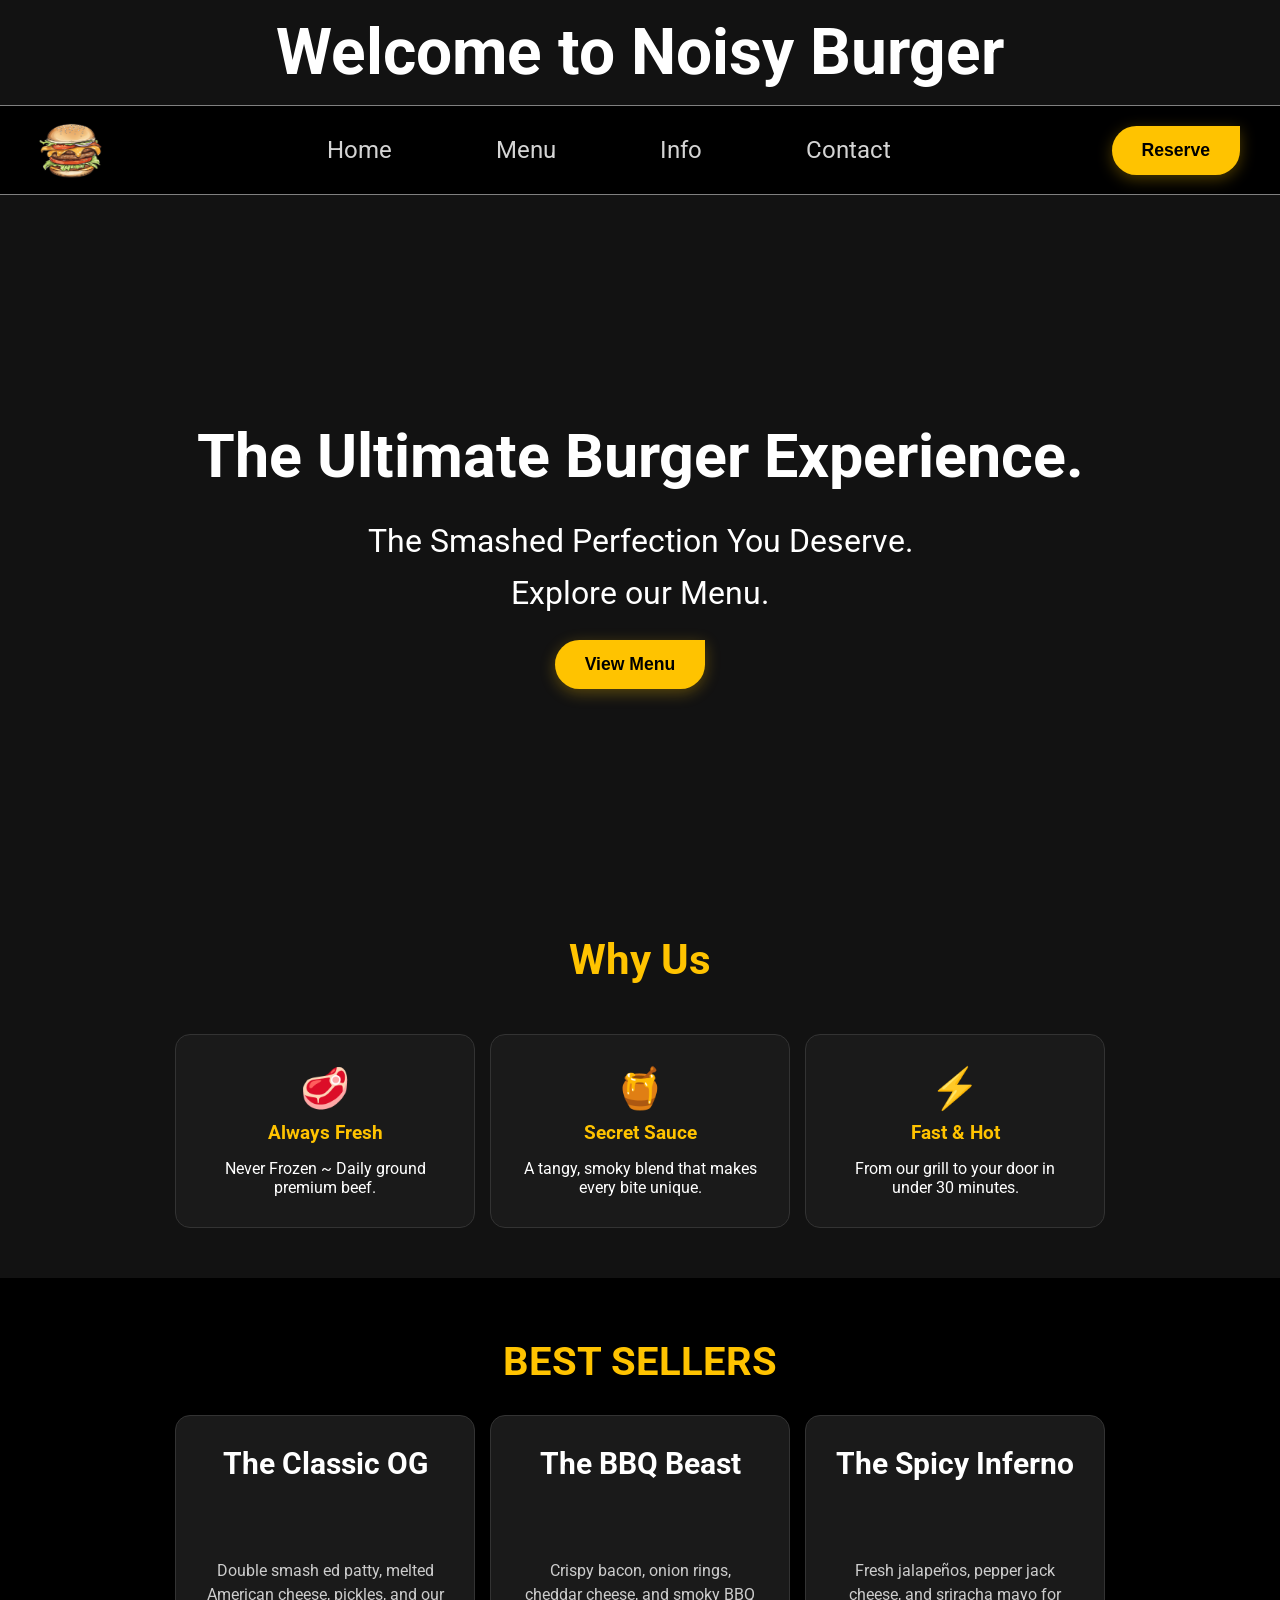
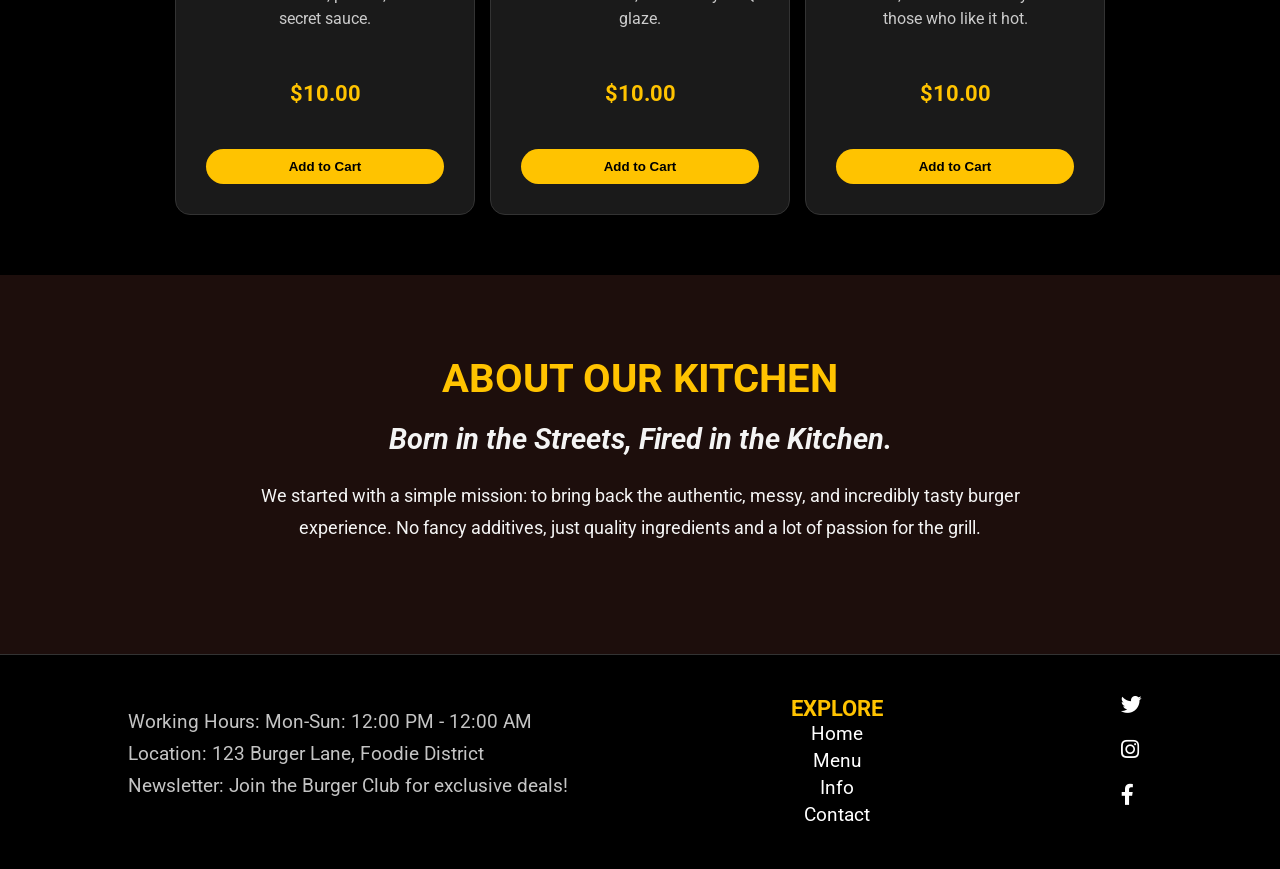
<file: index.html>
<!doctype html>
<html lang="en">
  <head>
    <meta charset="UTF-8" />
    <meta http-equiv="refresh" content="0; url=Home/home.html" />
    <title>Redirecting...</title>
  </head>
  <body>
    <p>
      Redirecting to
      <a href="Home/home.html">Home</a>
      ...
    </p>
  </body>
</html>
</file>
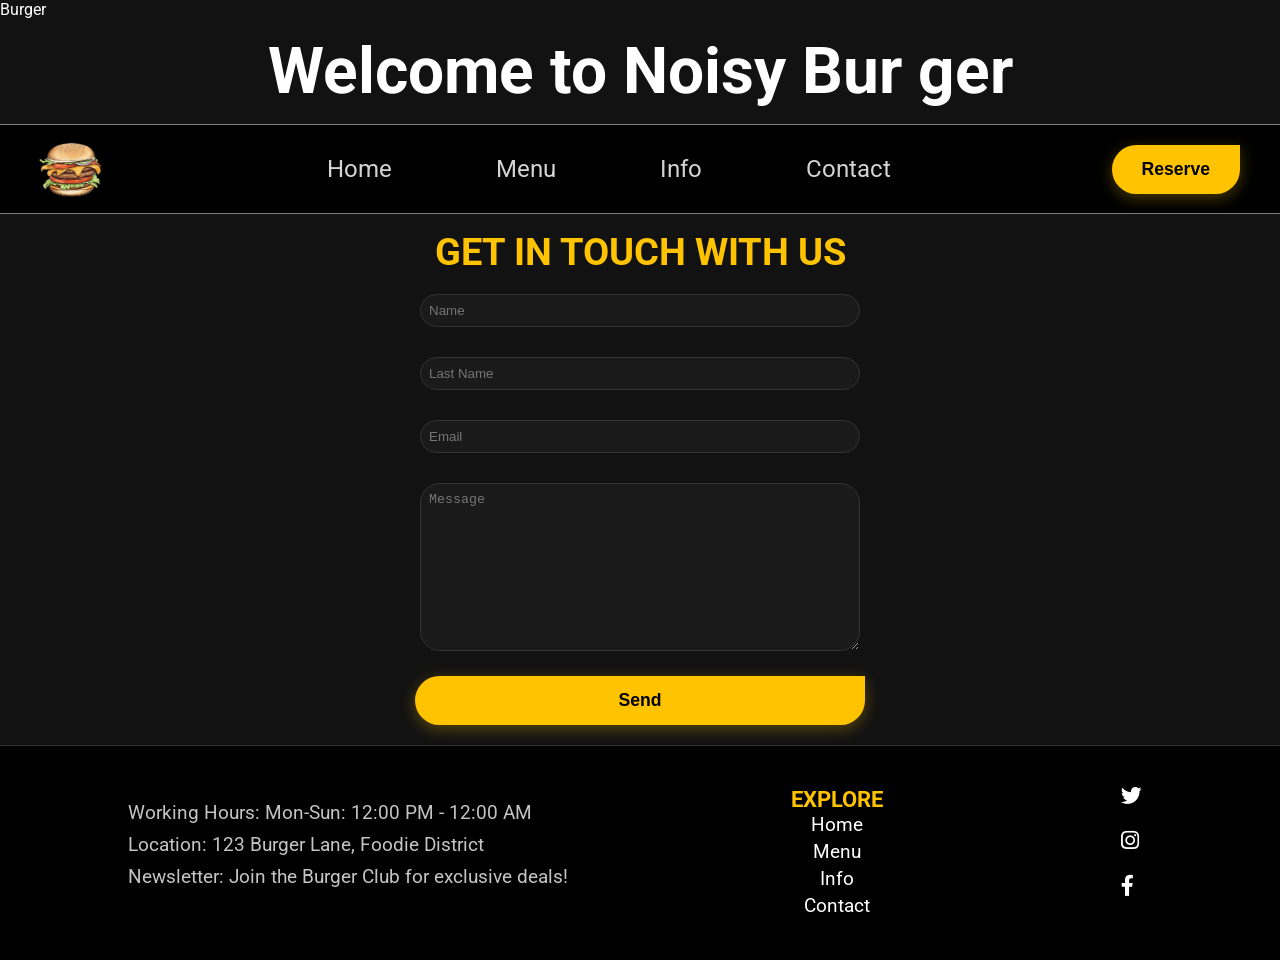
<file: Contact/contact.html>
<!doctype html>
<html lang="en">
  <head>
    <meta charset="UTF-8" />
    <meta name="viewport" content="width=device-width, initial-scale=1.0" />
    <link rel="stylesheet" href="https://cdnjs.cloudflare.com/ajax/libs/font-awesome/5.14.0/css/all.min.css" />
    <link rel="stylesheet" href="contact.css" />
    <link rel="icon" type="image/png" sizes="32x32" href="/images/lenspulse-burger-8983946.png"
    <title>Burger</title>
  </head>
  <body>
    <div class="logo">
      <h1>Welcome to Noisy Bur
        ger</h1>
    </div>

    <nav class="navbar">
      <img src="/images/lenspulse-burger-8983946.png" alt="Burger" />
      <ul>
        <li><a href="/Home/home.html">Home</a></li>
        <li><a href="/Menu/menu.html">Menu</a></li>
        <li><a href="/Info/info.html">Info</a></li>
        <li><a href="contact.html">Contact</a></li>
      </ul>
      <div>
        <button class="button">Reserve</button>
      </div>
    </nav>

    <aside class="contact-section">
      <h3>Get in touch with us</h3>
      <form class="inputs">
        <input type="text" placeholder="Name" required />
        <input type="text" placeholder="Last Name" required />
        <input type="email" placeholder="Email" required />
        <textarea placeholder="Message" rows="10" required></textarea>
        <button type="submit" class="send-button">Send</button>
      </form>
    </aside>

    <footer>
      <div class="info">
        <p>Working Hours: Mon-Sun: 12:00 PM - 12:00 AM</p>
        <p>Location: 123 Burger Lane, Foodie District</p>
        <p>Newsletter: Join the Burger Club for exclusive deals!</p>
      </div>

      <aside class="explore">
        <h3 class="explore-title">Explore</h3>
        <ul>
          <p><a href="/Home/home.html">Home</a></p>
          <p><a href="/Menu/menu.html">Menu</a></p>
          <p><a href="/Info/info.html">Info</a></p>
          <p><a href="contact.html">Contact</a></p>
        </ul>
      </aside>

      <aside class="footer-link">
        <i class="fab fa-twitter"></i>
        <br />
        <i class="fab fa-instagram"></i>
        <br />
        <i class="fab fa-facebook-f"></i>
      </aside>
    </footer>
  </body>
</html>
</file>
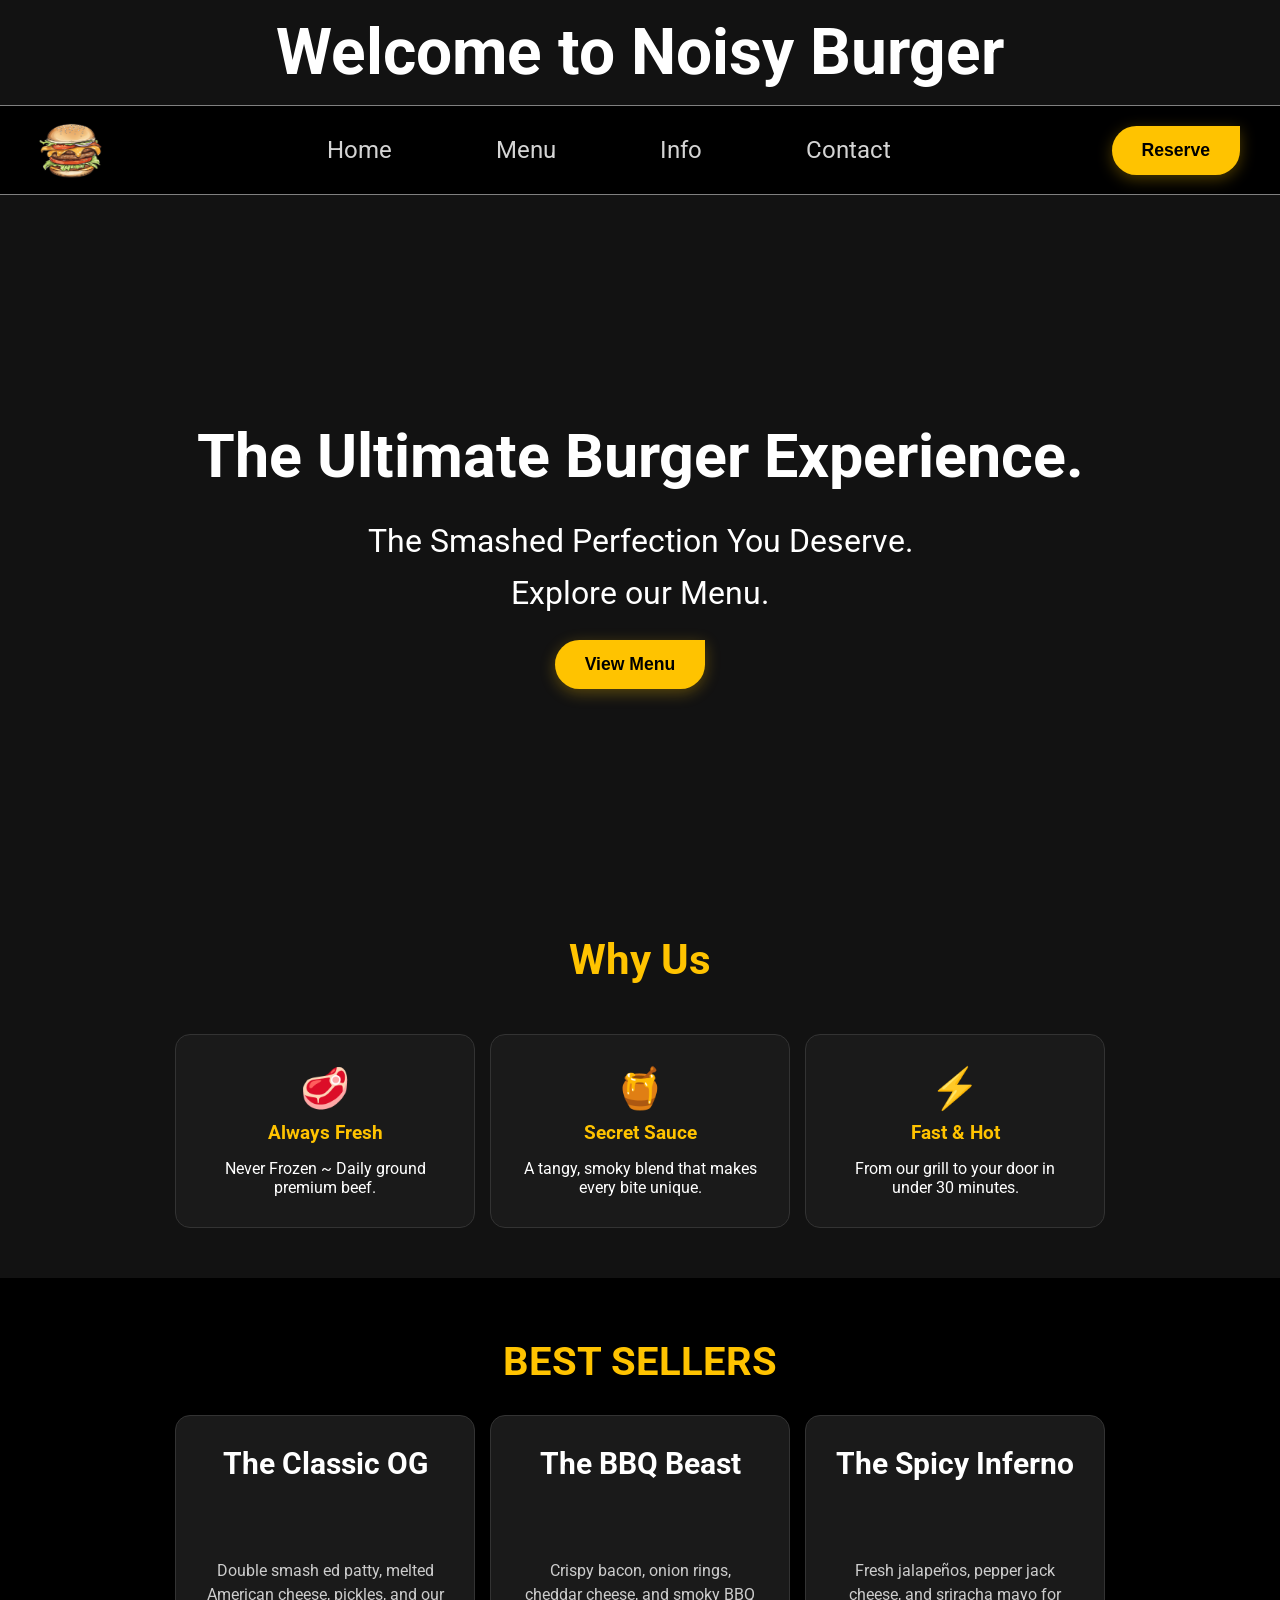
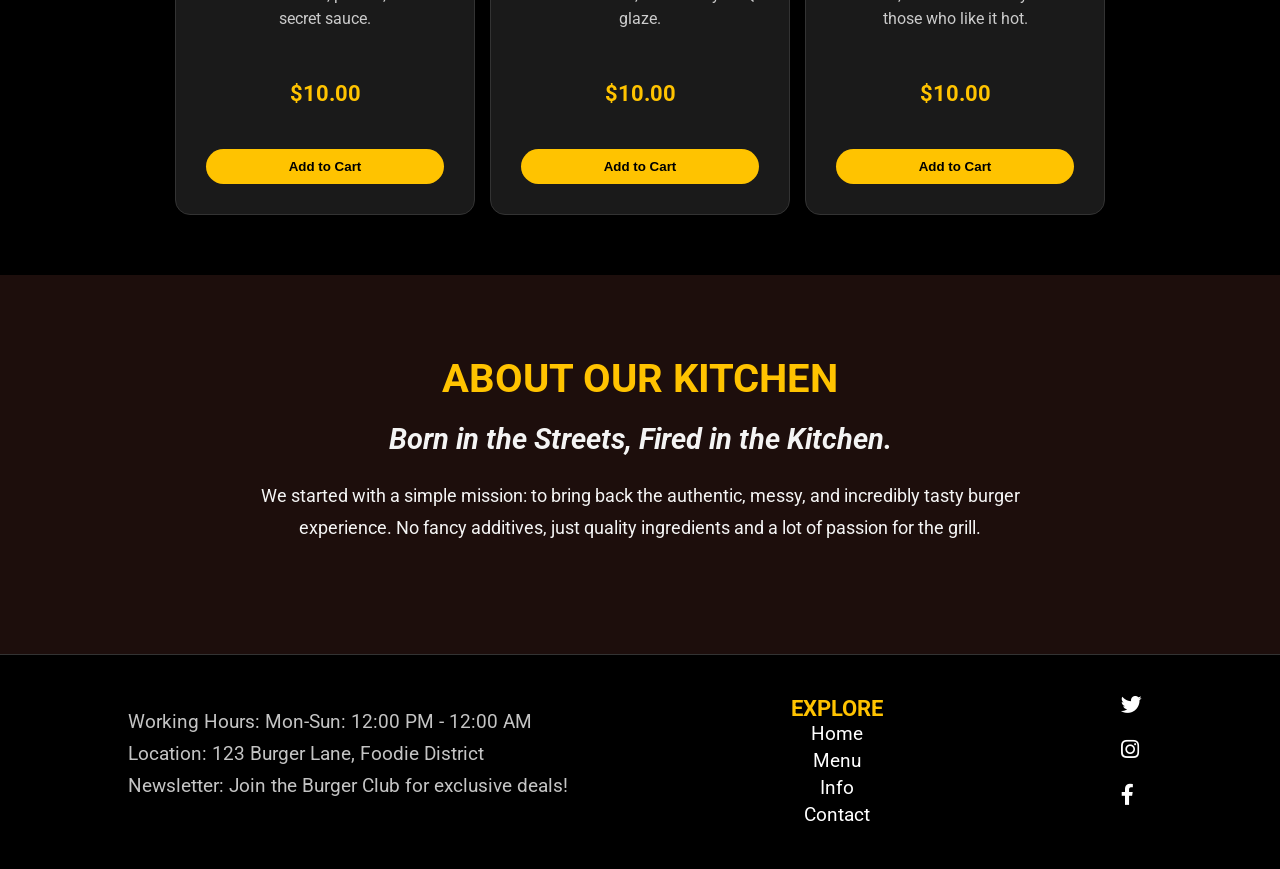
<file: Home/home.html>
<!doctype html>
<html lang="en">
  <head>
    <meta charset="UTF-8" />
    <meta name="viewport" content="width=device-width, initial-scale=1.0" />
    <link rel="stylesheet" href="https://cdnjs.cloudflare.com/ajax/libs/font-awesome/5.14.0/css/all.min.css" />
    <link rel="stylesheet" href="home.css" />
    <link rel="icon" type="image/png" sizes="32x32" href="/images/lenspulse-burger-8983946.png" />
    <title>Burger</title>
  </head>
  <body>
    <div class="logo">
      <h1>Welcome to Noisy Burger</h1>
    </div>

    <nav class="navbar">
      <img src="/images/lenspulse-burger-8983946.png" alt="Burger" />
      <ul>
        <li><a href="home.html">Home</a></li>
        <li><a href="/Menu/menu.html">Menu</a></li>
        <li><a href="/Info/info.html">Info</a></li>
        <li><a href="/Contact/contact.html">Contact</a></li>
      </ul>
      <div>
        <button class="button">Reserve</button>
      </div>
    </nav>

    <section class="menu-section">
      <div>
        <h1>The Ultimate Burger Experience.</h1>
        <p>The Smashed Perfection You Deserve.</p>
        <p>Explore our Menu.</p>
        <button class="button">
          <a href="/Menu/menu.html">View Menu</a>
        </button>
      </div>
    </section>

    <section class="why-us">
      <h2>Why Us</h2>
      <div class="card-container">
        <div class="card">
          <span class="icon">🥩</span>
          <h3>Always Fresh</h3>
          <p>Never Frozen ~ Daily ground premium beef.</p>
        </div>

        <div class="card">
          <span class="icon">🍯</span>
          <h3>Secret Sauce</h3>
          <p>A tangy, smoky blend that makes every bite unique.</p>
        </div>

        <div class="card">
          <span class="icon">⚡</span>
          <h3>Fast & Hot</h3>
          <p>From our grill to your door in under 30 minutes.</p>
        </div>
      </div>
    </section>

    <section class="best-seller-section">
      <h2 class="best-seller-title">Best Sellers</h2>
      <div class="best-seller-container">
        <div class="why-us-card">
          <h3 class="burger-name">The Classic OG</h3>
          <p class="burger-description">Double smash ed patty, melted American cheese, pickles, and our secret sauce.</p>
          <span class="price">$10.00</span>
          <button class="add-btn">Add to Cart</button>
        </div>
        <div class="why-us-card">
          <h3 class="burger-name">The BBQ Beast</h3>
          <p class="burger-description">Crispy bacon, onion rings, cheddar cheese, and smoky BBQ glaze.</p>
          <span class="price">$10.00</span>
          <button class="add-btn">Add to Cart</button>
        </div>
        <div class="why-us-card">
          <h3 class="burger-name">The Spicy Inferno</h3>
          <p class="burger-description">Fresh jalapeños, pepper jack cheese, and sriracha mayo for those who like it hot.</p>
          <span class="price">$10.00</span>
          <button class="add-btn">Add to Cart</button>
        </div>
      </div>
    </section>

    <section class="kitchen-section">
      <div class="kitchen-container">
        <h2>About Our Kitchen</h2>
        <h3>Born in the Streets, Fired in the Kitchen.</h3>
        <p>
          We started with a simple mission: to bring back the authentic, messy, and incredibly tasty burger experience. No fancy additives,
          just quality ingredients and a lot of passion for the grill.
        </p>
      </div>
    </section>

    <footer>
      <div class="info">
        <p>Working Hours: Mon-Sun: 12:00 PM - 12:00 AM</p>
        <p>Location: 123 Burger Lane, Foodie District</p>
        <p>Newsletter: Join the Burger Club for exclusive deals!</p>
      </div>

      <aside class="explore">
        <h3 class="explore-title">Explore</h3>
        <ul>
          <p><a href="home.html">Home</a></p>
          <p><a href="/Menu/menu.html">Menu</a></p>
          <p><a href="/Info/info.html">Info</a></p>
          <p><a href="/Contact/contact.html">Contact</a></p>
        </ul>
      </aside>

      <aside class="footer-link">
        <i class="fab fa-twitter"></i>
        <br />
        <i class="fab fa-instagram"></i>
        <br />
        <i class="fab fa-facebook-f"></i>
      </aside>
    </footer>
  </body>
</html>
</file>
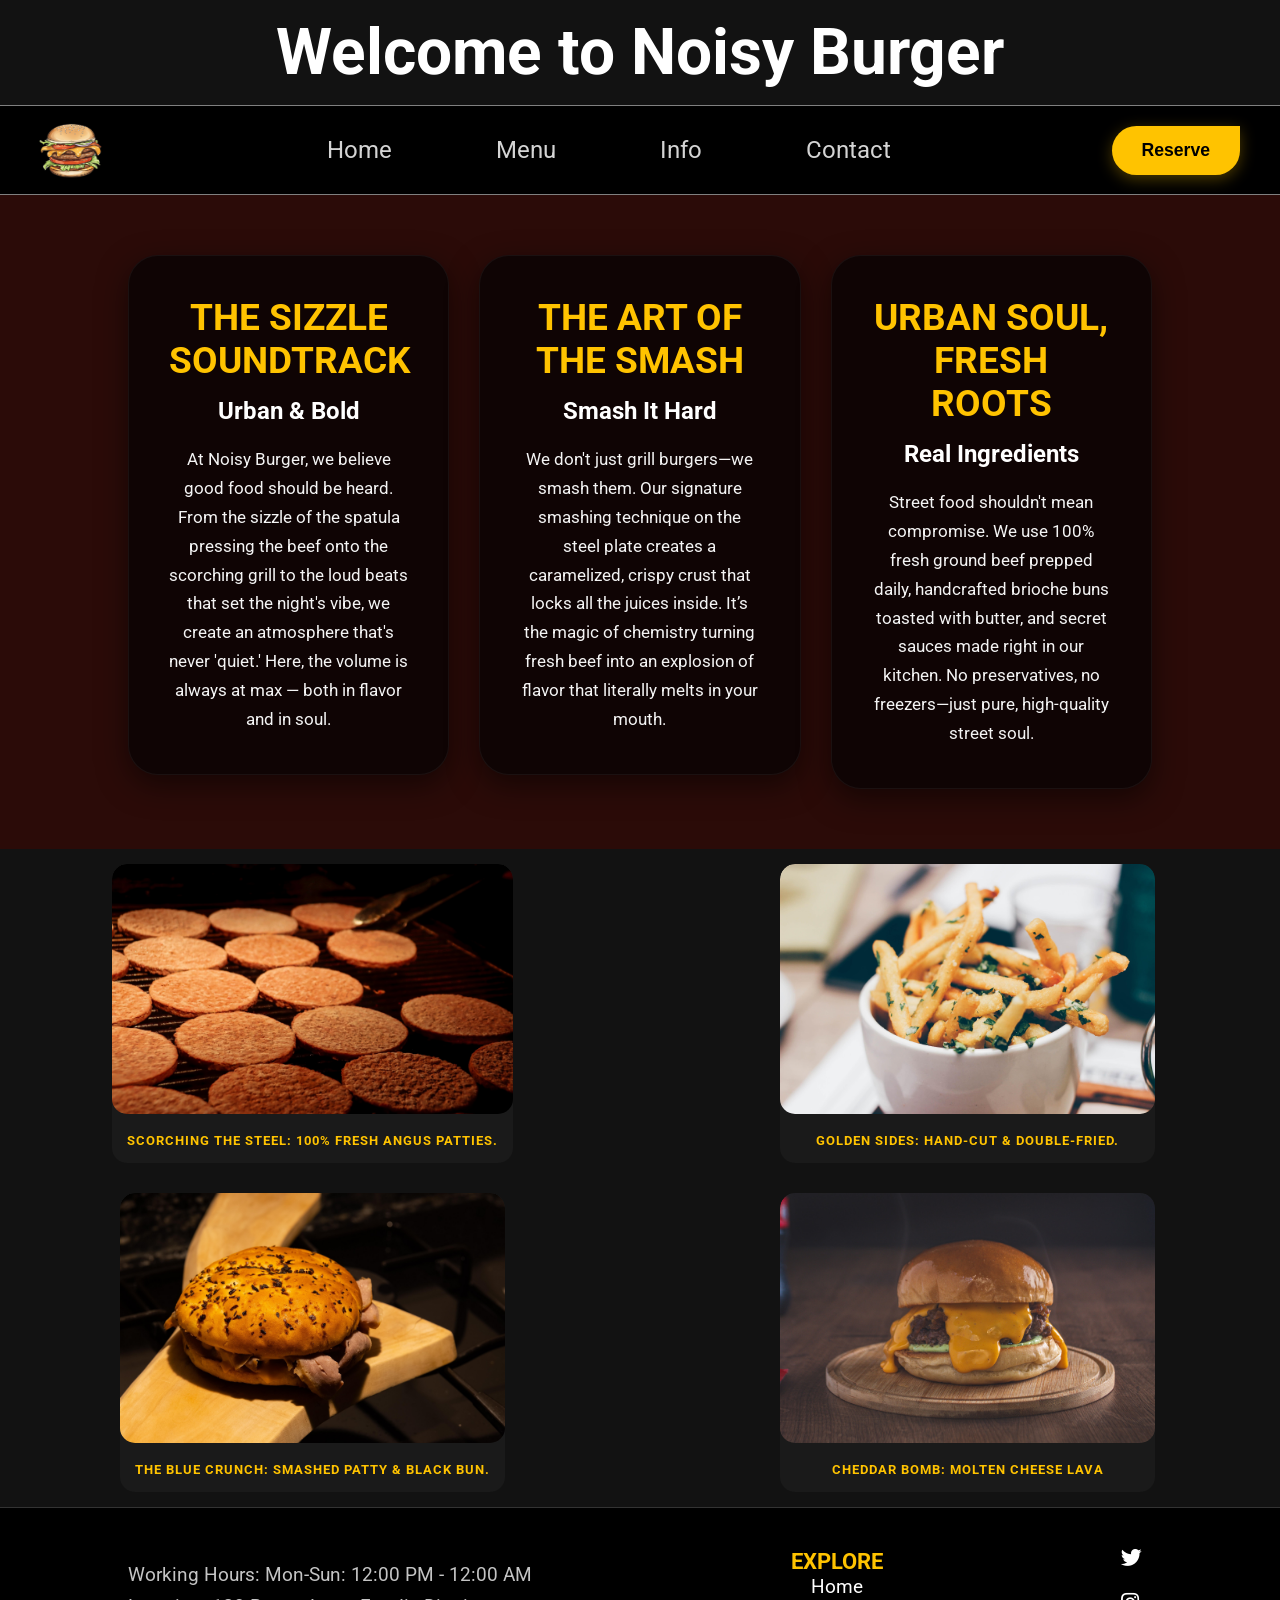
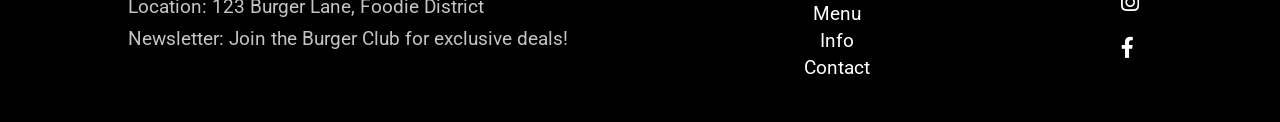
<file: Info/info.html>
<!doctype html>
<html lang="en">
  <head>
    <meta charset="UTF-8" />
    <meta name="viewport" content="width=device-width, initial-scale=1.0" />
    <link rel="stylesheet" href="https://cdnjs.cloudflare.com/ajax/libs/font-awesome/5.14.0/css/all.min.css" />
    <link rel="stylesheet" href="info.css" />
    <link rel="icon" type="image/png" sizes="32x32" href="/images/lenspulse-burger-8983946.png" />
    <title>Burger</title>
  </head>
  <body>
    <div class="logo">
      <h1>Welcome to Noisy Burger</h1>
    </div>

    <nav class="navbar">
      <img src="/images/lenspulse-burger-8983946.png" alt="Burger" />
      <ul>
        <li><a href="/Home/home.html">Home</a></li>
        <li><a href="/Menu/menu.html">Menu</a></li>
        <li><a href="info.html">Info</a></li>
        <li><a href="/Contact/contact.html">Contact</a></li>
      </ul>
      <button class="button">Reserve</button>
    </nav>

    <section class="container">
      <div class="first-section">
        <h2 class="sizzle-title">The Sizzle Soundtrack</h2>
        <div>
          <h3>Urban & Bold</h3>
          <p>
            At Noisy Burger, we believe good food should be heard. From the sizzle of the spatula pressing the beef onto the scorching grill
            to the loud beats that set the night's vibe, we create an atmosphere that's never 'quiet.' Here, the volume is always at max —
            both in flavor and in soul.
          </p>
        </div>
      </div>

      <div class="second-section">
        <h2 class="art-title">The Art of the Smash</h2>
        <div>
          <h3>Smash It Hard</h3>
          <p>
            We don't just grill burgers—we smash them. Our signature smashing technique on the steel plate creates a caramelized, crispy
            crust that locks all the juices inside. It’s the magic of chemistry turning fresh beef into an explosion of flavor that
            literally melts in your mouth.
          </p>
        </div>
      </div>

      <div class="third-section">
        <h2 class="urban-title">Urban Soul, Fresh Roots</h2>
        <div>
          <h3>Real Ingredients</h3>
          <p>
            Street food shouldn't mean compromise. We use 100% fresh ground beef prepped daily, handcrafted brioche buns toasted with
            butter, and secret sauces made right in our kitchen. No preservatives, no freezers—just pure, high-quality street soul.
          </p>
        </div>
      </div>
    </section>

    <section class="images">
      <figure>
        <img class="inside" src="/images/planet_fox-burger-7718346_1920.jpg" alt="" />
        <figcaption>Scorching the steel: 100% fresh angus patties.</figcaption>
      </figure>
      <figure>
        <img src="/images/pexels-bowl-1842294_1920.jpg" alt="" />
        <figcaption>Golden sides: hand-cut & double-fried.</figcaption>
      </figure>
      <figure>
        <img src="/images/engin_akyurt-fast-food-6664510_1920.jpg" alt="" />
        <figcaption>The blue crunch: smashed patty & black bun.</figcaption>
      </figure>
      <figure>
        <img src="/images/fabricio_macedo_photo-beef-5466246_1920.jpg" alt="" />
        <figcaption>Cheddar bomb: molten cheese lava</figcaption>
      </figure>
    </section>

    <footer>
      <div class="info">
        <p>Working Hours: Mon-Sun: 12:00 PM - 12:00 AM</p>
        <p>Location: 123 Burger Lane, Foodie District</p>
        <p>Newsletter: Join the Burger Club for exclusive deals!</p>
      </div>

      <aside class="explore">
        <h3 class="explore-title">Explore</h3>
        <ul>
          <p><a href="/Home/home.html">Home</a></p>
          <p><a href="/Menu/menu.html">Menu</a></p>
          <p><a href="info.html">Info</a></p>
          <p><a href="/Contact/contact.html">Contact</a></p>
        </ul>
      </aside>

      <aside class="footer-link">
        <i class="fab fa-twitter"></i>
        <br />
        <i class="fab fa-instagram"></i>
        <br />
        <i class="fab fa-facebook-f"></i>
      </aside>
    </footer>
  </body>
</html>
</file>
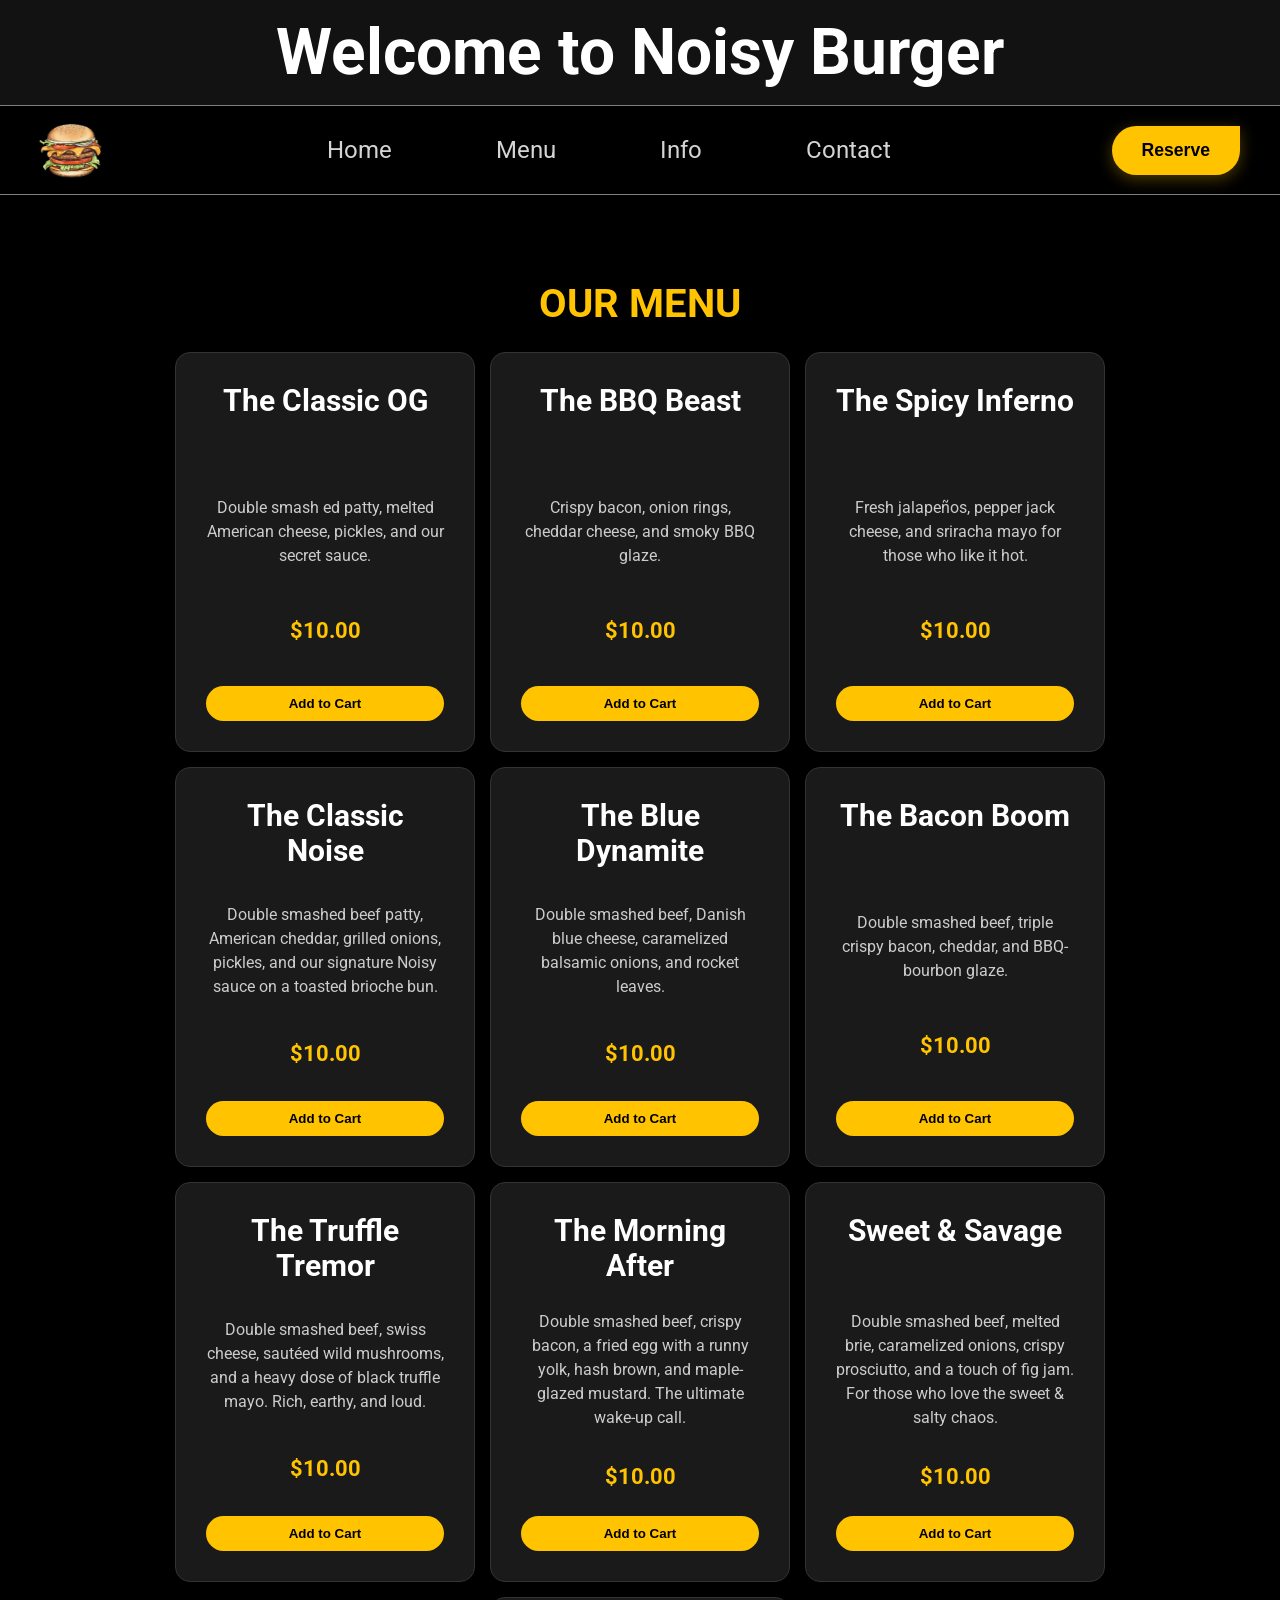
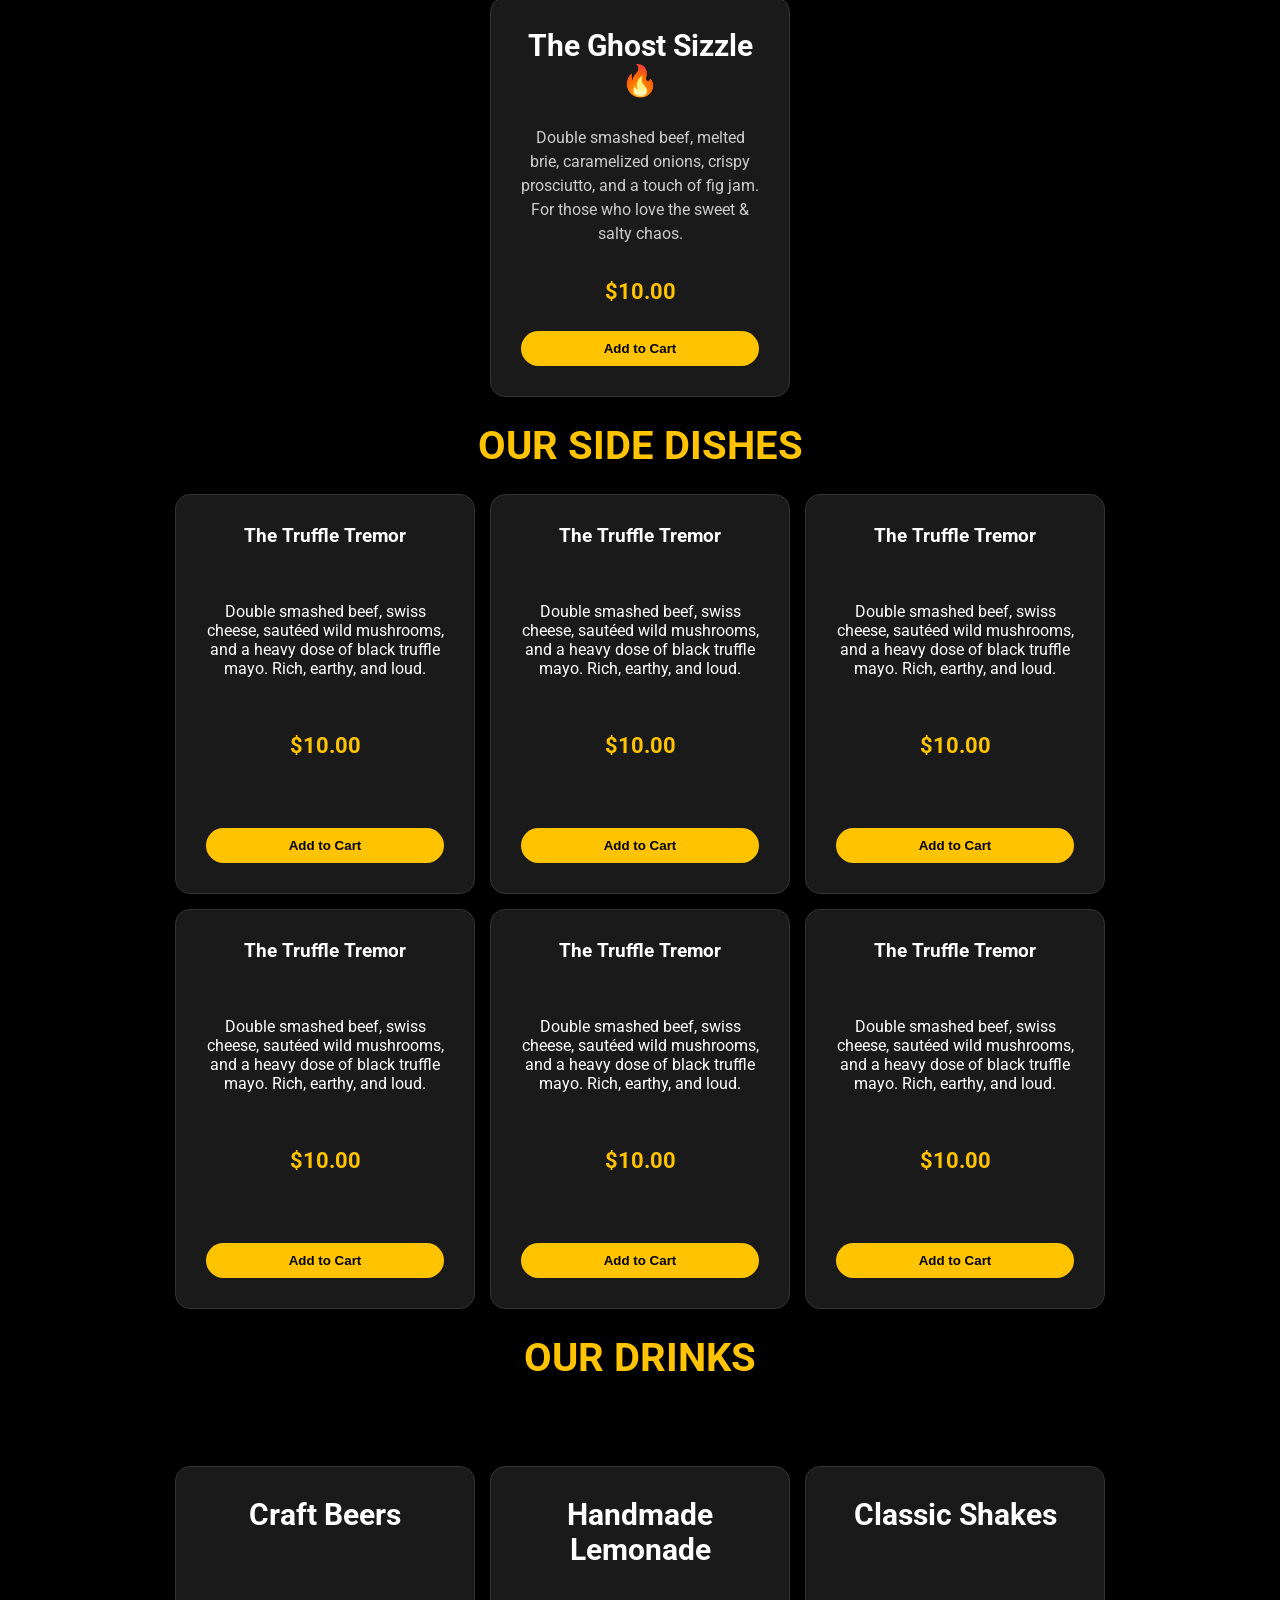
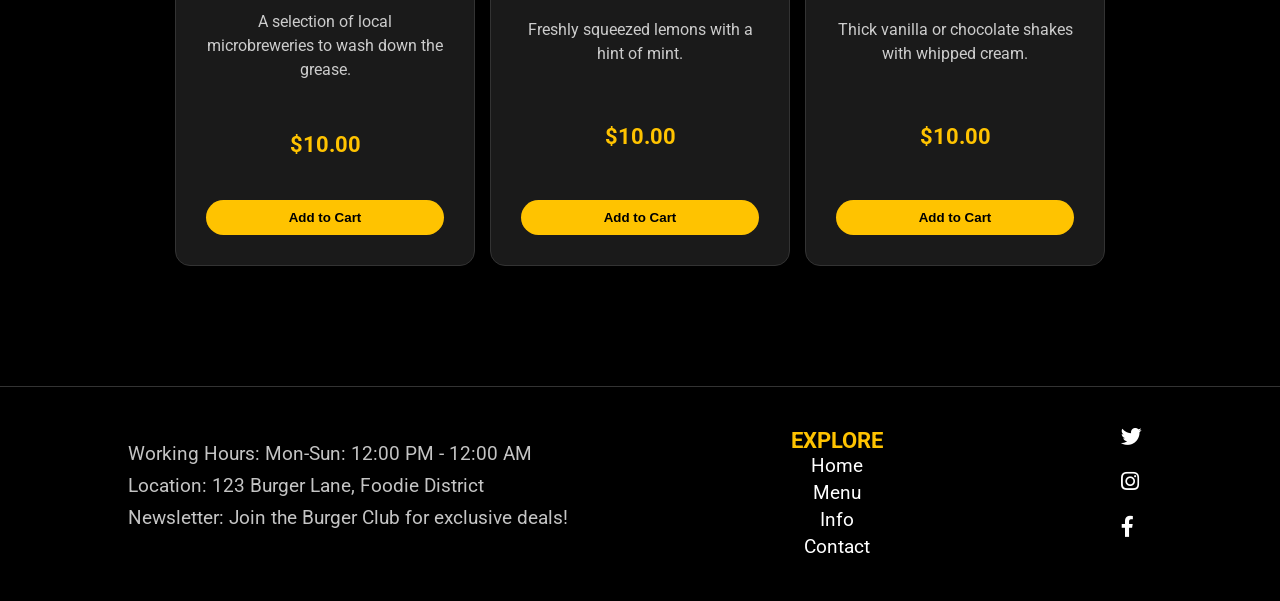
<file: Menu/menu.html>
<!doctype html>
<html lang="en">
  <head>
    <meta charset="UTF-8" />
    <meta name="viewport" content="width=device-width, initial-scale=1.0" />
    <link rel="stylesheet" href="https://cdnjs.cloudflare.com/ajax/libs/font-awesome/5.14.0/css/all.min.css" />
    <link rel="stylesheet" href="menu.css" />
    <link rel="icon" type="image/png" sizes="32x32" href="/images/lenspulse-burger-8983946.png" />

    <title>Burger</title>
  </head>
  <body>
    <div class="logo">
      <h1>Welcome to Noisy Burger</h1>
    </div>

    <nav class="navbar">
      <img src="/images/lenspulse-burger-8983946.png" alt="Burger" />
      <ul>
        <li><a href="/Home/home.html">Home</a></li>
        <li><a href="/Menu/menu.html">Menu</a></li>
        <li><a href="/Info/info.html">Info</a></li>
        <li><a href="/Contact/contact.html">Contact</a></li>
      </ul>
      <button class="button">Reserve</button>
    </nav>

    <section class="Menu-section">
      <h2 class="Menu-title">Our Menu</h2>

      <div class="Menu-container">
        <div class="burger-card">
          <h3 class="burger-name">The Classic OG</h3>
          <p class="burger-description">Double smash ed patty, melted American cheese, pickles, and our secret sauce.</p>
          <span class="price">$10.00</span>
          <button class="add-btn">Add to Cart</button>
        </div>

        <div class="burger-card">
          <h3 class="burger-name">The BBQ Beast</h3>
          <p class="burger-description">Crispy bacon, onion rings, cheddar cheese, and smoky BBQ glaze.</p>
          <span class="price">$10.00</span>
          <button class="add-btn">Add to Cart</button>
        </div>

        <div class="burger-card">
          <h3 class="burger-name">The Spicy Inferno</h3>
          <p class="burger-description">Fresh jalapeños, pepper jack cheese, and sriracha mayo for those who like it hot.</p>
          <span class="price">$10.00</span>
          <button class="add-btn">Add to Cart</button>
        </div>

        <div class="burger-card">
          <h3 class="burger-name">The Classic Noise</h3>
          <p class="burger-description">
            Double smashed beef patty, American cheddar, grilled onions, pickles, and our signature Noisy sauce on a toasted brioche bun.
          </p>
          <span class="price">$10.00</span>
          <button class="add-btn">Add to Cart</button>
        </div>

        <div class="burger-card">
          <h3 class="burger-name">The Blue Dynamite</h3>
          <p class="burger-description">Double smashed beef, Danish blue cheese, caramelized balsamic onions, and rocket leaves.</p>
          <span class="price">$10.00</span>
          <button class="add-btn">Add to Cart</button>
        </div>

        <div class="burger-card">
          <h3 class="burger-name">The Bacon Boom</h3>
          <p class="burger-description">Double smashed beef, triple crispy bacon, cheddar, and BBQ-bourbon glaze.</p>
          <span class="price">$10.00</span>
          <button class="add-btn">Add to Cart</button>
        </div>

        <div class="burger-card">
          <h3 class="burger-name">The Truffle Tremor</h3>
          <p class="burger-description">
            Double smashed beef, swiss cheese, sautéed wild mushrooms, and a heavy dose of black truffle mayo. Rich, earthy, and loud.
          </p>
          <span class="price">$10.00</span>
          <button class="add-btn">Add to Cart</button>
        </div>

        <div class="burger-card">
          <h3 class="burger-name">The Morning After</h3>
          <p class="burger-description">
            Double smashed beef, crispy bacon, a fried egg with a runny yolk, hash brown, and maple-glazed mustard. The ultimate wake-up
            call.
          </p>
          <span class="price">$10.00</span>
          <button class="add-btn">Add to Cart</button>
        </div>

        <div class="burger-card">
          <h3 class="burger-name">Sweet & Savage</h3>
          <p class="burger-description">
            Double smashed beef, melted brie, caramelized onions, crispy prosciutto, and a touch of fig jam. For those who love the sweet &
            salty chaos.
          </p>
          <span class="price">$10.00</span>
          <button class="add-btn">Add to Cart</button>
        </div>

        <div class="burger-card">
          <h3 class="burger-name">The Ghost Sizzle🔥</h3>
          <p class="burger-description">
            Double smashed beef, melted brie, caramelized onions, crispy prosciutto, and a touch of fig jam. For those who love the sweet &
            salty chaos.
          </p>
          <span class="price">$10.00</span>
          <button class="add-btn">Add to Cart</button>
        </div>
      </div>

      <h3 class="side-title">Our side dishes</h3>

      <section class="side-container">
        <div class="side-dishes">
          <div class="side-card">
            <h3 class="side-name">The Truffle Tremor</h3>
            <p class="side-description">
              Double smashed beef, swiss cheese, sautéed wild mushrooms, and a heavy dose of black truffle mayo. Rich, earthy, and loud.
            </p>
            <span class="price">$10.00</span>
            <button class="add-btn">Add to Cart</button>
          </div>

          <div class="side-card">
            <h3 class="side-name">The Truffle Tremor</h3>
            <p class="side-description">
              Double smashed beef, swiss cheese, sautéed wild mushrooms, and a heavy dose of black truffle mayo. Rich, earthy, and loud.
            </p>
            <span class="price">$10.00</span>
            <button class="add-btn">Add to Cart</button>
          </div>

          <div class="side-card">
            <h3 class="side-name">The Truffle Tremor</h3>
            <p class="side-description">
              Double smashed beef, swiss cheese, sautéed wild mushrooms, and a heavy dose of black truffle mayo. Rich, earthy, and loud.
            </p>
            <span class="price">$10.00</span>
            <button class="add-btn">Add to Cart</button>
          </div>

          <div class="side-card">
            <h3 class="side-name">The Truffle Tremor</h3>
            <p class="side-description">
              Double smashed beef, swiss cheese, sautéed wild mushrooms, and a heavy dose of black truffle mayo. Rich, earthy, and loud.
            </p>
            <span class="price">$10.00</span>
            <button class="add-btn">Add to Cart</button>
          </div>

          <div class="side-card">
            <h3 class="side-name">The Truffle Tremor</h3>
            <p class="side-description">
              Double smashed beef, swiss cheese, sautéed wild mushrooms, and a heavy dose of black truffle mayo. Rich, earthy, and loud.
            </p>
            <span class="price">$10.00</span>
            <button class="add-btn">Add to Cart</button>
          </div>

          <div class="side-card">
            <h3 class="side-name">The Truffle Tremor</h3>
            <p class="side-description">
              Double smashed beef, swiss cheese, sautéed wild mushrooms, and a heavy dose of black truffle mayo. Rich, earthy, and loud.
            </p>
            <span class="price">$10.00</span>
            <button class="add-btn">Add to Cart</button>
          </div>
        </div>
      </section>

      <h3 class="drink-title">Our drinks</h3>

      <section class="drink-section">
        <div class="drink-menu">
          <div class="drink-card">
            <h3 class="drink-name">Craft Beers</h3>
            <p class="drink-description">A selection of local microbreweries to wash down the grease.</p>
            <span class="price">$10.00</span>
            <button class="add-btn">Add to Cart</button>
          </div>

          <div class="drink-card">
            <h3 class="drink-name">Handmade Lemonade</h3>
            <p class="drink-description">Freshly squeezed lemons with a hint of mint.</p>
            <span class="price">$10.00</span>
            <button class="add-btn">Add to Cart</button>
          </div>

          <div class="drink-card">
            <h3 class="drink-name">Classic Shakes</h3>
            <p class="drink-description">Thick vanilla or chocolate shakes with whipped cream.</p>
            <span class="price">$10.00</span>
            <button class="add-btn">Add to Cart</button>
          </div>
        </div>
      </section>
    </section>

    <footer>
      <div class="info">
        <p>Working Hours: Mon-Sun: 12:00 PM - 12:00 AM</p>
        <p>Location: 123 Burger Lane, Foodie District</p>
        <p>Newsletter: Join the Burger Club for exclusive deals!</p>
      </div>

      <aside class="explore">
        <h3 class="explore-title">Explore</h3>
        <ul>
          <p><a href="/Home/home.html">Home</a></p>
          <p><a href="menu.html">Menu</a></p>
          <p><a href="/Info/info.html">Info</a></p>
          <p><a href="/Contact/contact.html">Contact</a></p>
        </ul>
      </aside>

      <aside class="footer-link">
        <i class="fab fa-twitter"></i>
        <br />
        <i class="fab fa-instagram"></i>
        <br />
        <i class="fab fa-facebook-f"></i>
      </aside>
    </footer>
  </body>
</html>
</file>
<file: Contact/contact.css>
@import url("https://fonts.googleapis.com/css2?family=Archivo+Black&family=Lobster&family=Open+Sans:ital,wght@0,300..800;1,300..800&family=Roboto:ital,wght@0,100..900;1,100..900&display=swap");

:root {
  --BG-color: #121212;
  --BG-card-color: #1a1a1a;
  --card-names: #ffc300;
}

* {
  margin: 0;
  padding: 0;
  box-sizing: border-box;
}

body {
  background-color: var(--BG-color);
  color: white;
  font-family: Roboto, Arial;
}

.logo {
  font-size: 2rem;
  text-align: center;
  padding: 15px;
  border-bottom: 1px solid grey;
}

/* Navbar */
.navbar {
  display: flex;
  justify-content: space-between;
  align-items: center;
  background-color: #000;
  padding: 0 20px;
  border-bottom: 1px solid grey;
}

.navbar ul li {
  margin: 10px 25px;
}

.navbar li {
  display: inline-block;
  list-style-type: none;
}

.navbar li a {
  font-size: 1.5rem;
  text-decoration: none;
  color: rgb(212, 212, 212);
  display: block;
  padding: 20px 25px;
  transition: background-color 0.3s ease;
}

.navbar li a:hover {
  background-color: var(--card-names);
  color: #000;
  box-shadow: inset 0 -3px 0 rgba(0, 0, 0, 0.2);
  cursor: pointer;
}

.navbar img {
  height: 80px;
  width: 70px;
  margin-left: 16px;
}

.button {
  margin-right: 20px;
  padding: 14px 30px;
  font-size: 1.1rem;
  font-weight: bold;
  border-radius: 30px;
  cursor: pointer;
  background-color: var(--card-names);
  color: #000;
  border: none;
  border-top-right-radius: 0;
  transition: all 0.4s ease;
  box-shadow: 0 4px 15px rgba(255, 195, 0, 0.3);
}

.button:hover {
  border-top-right-radius: 30px;
  background-color: #fff;
  color: #000;
  transform: translateY(-3px);
  box-shadow: 0 8px 25px rgba(255, 195, 0, 0.5);
}

/* contact section */

.contact-section h3 {
  font-size: 2.4rem;
  text-transform: uppercase;
  margin: 15px 5px 15px;
  text-align: center;
  color: var(--card-names);
}

.inputs {
  display: grid;
  grid-template-columns: minmax(auto, 450px);
  justify-content: center;
  gap: 20px;
}

.contact-section input,
textarea {
  background-color: var(--BG-card-color);
  color: white;
  padding: 8px;
  border: 1px solid #333;
  outline: none;
  border-radius: 20px;
  margin: 5px;
}

.send-button {
  margin-bottom: 20px;
  padding: 14px 30px;
  font-size: 1.1rem;
  font-weight: bold;
  border-radius: 30px;
  cursor: pointer;
  background-color: var(--card-names);
  color: #000;
  border: none;
  border-top-right-radius: 0;
  transition: all 0.4s ease;
  box-shadow: 0 4px 15px rgba(255, 195, 0, 0.3);
}

.send-button:hover {
  border-top-right-radius: 30px;
  background-color: #fff;
  color: #000;
  transform: translateY(-3px);
  box-shadow: 0 8px 25px rgba(255, 195, 0, 0.5);
}

/* footer */

footer {
  background-color: #000000;
  display: flex;
  flex-direction: row;
  justify-content: space-between;
  padding: 40px 10%;
  align-items: flex-start;
  border-top: 1px solid #333;
}

.info {
  color: hsl(0, 0%, 77%);
  font-size: 1.2rem;
  padding-top: 15px;
}

.info p {
  margin-bottom: 9px;
}

.explore {
  font-size: 1.2rem;
}

.explore-title {
  text-transform: uppercase;
  color: var(--card-names);
}

.explore p a {
  text-decoration: none;
  line-height: 1.4;
  color: white;
  display: block;
  text-align: center;
}

.explore p a:hover {
  color: var(--card-names);
  transform: translateX(5px);
  transition: all 0.3s ease;
}

.footer-link {
  font-size: 1.3rem;
  display: flex;
  flex-direction: column;
  justify-content: space-evenly;
  padding-right: 10px;
  transition: all 0.2s ease;
  cursor: pointer;
  margin-left: 15px;
}

.footer-link i {
  transition: all 0.3s ease;
}

.fa-twitter:hover {
  color: lightblue;
  transform: scale(1.2);
}

.fa-instagram:hover {
  color: hsl(337, 98%, 54%);
  transform: scale(1.2);
}

.fa-facebook-f:hover {
  color: hsl(239, 100%, 53%);
  transform: scale(1.2);
}

/* screen under 900px */

@media (max-width: 900px) {
  .navbar ul li {
    margin: 0;
  }

  footer {
    padding: 20px;
  }
}

/* Screen under 768px */

@media (max-width: 768px) {
  /* navbar styling */

  .logo {
    font-size: 1.5rem;
  }

  .navbar {
    flex-direction: column;
    padding: 20px;
  }

  .navbar ul {
    display: flex;
    flex-direction: column;
    width: 100%;
    text-align: center;
  }
  .navbar li a {
    font-size: 1.3rem;
  }

  .navbar li a {
    padding: 15px 15px;
    font-size: 1.2rem;
  }

  .button {
    font-size: 1rem;
  }

  /* footer styling */

  footer {
    flex-direction: column;
  }

  .explore-title {
    text-align: center;
  }

  .explore {
    display: flex;
    flex-direction: column;
    justify-content: center;
    width: 100%;
  }
  .explore p {
    font-size: 1.3rem;
    margin: 10px 10px;
  }

  .footer-link {
    width: 100%;
    flex-direction: row;
    justify-content: space-between;
    margin-top: 15px;
  }
}
</file>
<file: Home/home.css>
@import url("https://fonts.googleapis.com/css2?family=Archivo+Black&family=Lobster&family=Open+Sans:ital,wght@0,300..800;1,300..800&family=Roboto:ital,wght@0,100..900;1,100..900&display=swap");

:root {
  --BG-color: #121212;
  --BG-card-color: #1a1a1a;
  --card-names: #ffc300;
}

* {
  margin: 0;
  padding: 0;
  box-sizing: border-box;
}

body {
  background-color: var(--BG-color);
  color: white;
  font-family: Roboto, Arial;
}

.logo {
  font-size: 2rem;
  text-align: center;
  padding: 15px;
  border-bottom: 1px solid grey;
}

/* Navbar */
.navbar {
  display: flex;
  justify-content: space-between;
  align-items: center;
  background-color: #000;
  padding: 0 20px;
  border-bottom: 1px solid grey;
}

.navbar ul li {
  margin: 10px 25px;
}

.navbar li {
  display: inline-block;
  list-style-type: none;
}

.navbar li a {
  font-size: 1.5rem;
  text-decoration: none;
  color: rgb(212, 212, 212);
  display: block;
  padding: 20px 25px;
  transition: background-color 0.3s ease;
}

.navbar li a:hover {
  background-color: var(--card-names);
  color: #000;
  box-shadow: inset 0 -3px 0 rgba(0, 0, 0, 0.2);
  cursor: pointer;
}

.navbar img {
  height: 80px;
  width: 70px;
  margin-left: 16px;
}

.button {
  margin-right: 20px;
  padding: 14px 30px;
  font-size: 1.1rem;
  font-weight: bold;
  border-radius: 30px;
  cursor: pointer;
  background-color: var(--card-names);
  color: #000;
  border: none;
  border-top-right-radius: 0;
  transition: all 0.4s ease;
  box-shadow: 0 4px 15px rgba(255, 195, 0, 0.3);
}

.button:hover {
  border-top-right-radius: 30px;
  background-color: #fff;
  color: #000;
  transform: translateY(-3px);
  box-shadow: 0 8px 25px rgba(255, 195, 0, 0.5);
}

/* sections */

/* menu section */

.menu-section {
  background-image: linear-gradient(hsla(0, 0%, 0%, 0.7)), url("/images/lieblingsburger-hamburger-4095156_1920.jpg");
  background-size: cover;
  background-position: bottom right;
  height: 80vh;
  display: flex;
  justify-content: center;
  align-items: center;
  text-align: center;
  color: white;
}

.menu-section h1 {
  font-size: 3.8rem;
  margin-bottom: 30px;
}

.menu-section p {
  font-size: 2rem;
  margin-bottom: 14px;
}

.menu-section button {
  margin-top: 14px;
}
.menu-section button a {
  text-decoration: none;
  color: black;
}

/* why us section */

.why-us h2 {
  text-align: center;
  margin-top: 20px;
  font-size: 2.6rem;
  color: var(--card-names);
}

.card-container {
  display: flex;
  justify-content: center;
  flex-wrap: wrap;
  gap: 15px;
  padding: 50px 20px;
}

.card {
  background-color: var(--BG-card-color);
  padding: 30px;
  border-radius: 15px;
  text-align: center;
  width: 300px;
  border: 1px solid #333;
}

.card h3 {
  color: var(--card-names);
  margin-bottom: 15px;
}

.icon {
  font-size: 40px;
  display: block;
  margin-bottom: 10px;
}

/* Best sellers section */

.best-seller-section {
  background-color: #000;
  padding: 60px 20px;
  text-align: center;
  color: white;
}

.best-seller-title {
  font-size: 2.5rem;
  margin-bottom: 30px;
  text-transform: uppercase;
  color: var(--card-names);
}

.best-seller-container {
  display: flex;
  flex-direction: row;
  justify-content: center;
  gap: 15px;
  flex-wrap: wrap;
}

.why-us-card {
  display: flex;
  flex-direction: column;
  justify-content: space-between;
  min-height: 400px;
  background-color: var(--BG-card-color);
  padding: 30px;
  border-radius: 15px;
  text-align: center;
  width: 300px;
  border: 1px solid #333;
  transition:
    transform 0.3s,
    box-shadow 0.3s ease;
}

.why-us-card:hover {
  transform: translateY(-10px);
  box-shadow: 0 10px 20px rgba(255, 195, 0, 0.2);
  border-color: var(--card-names);
}

.burger-name {
  min-height: 70px;
  font-size: 1.9rem;
  margin-bottom: 15px;
  color: #fff;
}

.burger-description {
  line-height: 1.5;
  font-size: 1rem;
  color: #ccc;
  margin-bottom: 20px;
}

.price {
  display: block;
  font-size: 1.4rem;
  font-weight: bold;
  color: var(--card-names);
  margin-bottom: 15px;
}

.add-btn {
  background-color: var(--card-names);
  color: #000;
  border: none;
  border-radius: 50px;
  padding: 10px 20px;
  font-weight: bold;
  cursor: pointer;
  transition: background 0.3s;
}

.add-btn:hover {
  background-color: #e6b000;
}

/* kitchen section */

.kitchen-section {
  background-color: #2b0b087a;
  padding: 80px 20px;
  text-align: center;
  color: #f4f4f4;
}

.kitchen-section h2 {
  font-size: 2.5rem;
  margin-bottom: 20px;
  text-transform: uppercase;
  color: var(--card-names);
}

.kitchen-section h3 {
  font-size: 1.8rem;
  margin-bottom: 25px;
  font-style: italic;
}

.kitchen-section p {
  max-width: 800px;
  margin: 0 auto 30px;
  line-height: 1.8;
  font-size: 1.1rem;
}

/* footer */

footer {
  background-color: #000000;
  display: flex;
  flex-direction: row;
  justify-content: space-between;
  padding: 40px 10%;
  align-items: flex-start;
  border-top: 1px solid #333;
}

.info {
  color: hsl(0, 0%, 77%);
  font-size: 1.2rem;
  padding-top: 15px;
}

.info p {
  margin-bottom: 9px;
}

.explore {
  font-size: 1.2rem;
}

.explore-title {
  text-transform: uppercase;
  color: var(--card-names);
}

.explore p a {
  text-decoration: none;
  line-height: 1.4;
  color: white;
  display: block;
  text-align: center;
}

.explore p a:hover {
  color: var(--card-names);
  transform: translateX(5px);
  transition: all 0.3s ease;
}

.footer-link {
  font-size: 1.3rem;
  display: flex;
  flex-direction: column;
  justify-content: space-evenly;
  padding-right: 10px;
  transition: all 0.2s ease;
  cursor: pointer;
  margin-left: 15px;
}

.footer-link i {
  transition: all 0.3s ease;
}

.fa-twitter:hover {
  color: lightblue;
  transform: scale(1.2);
}

.fa-instagram:hover {
  color: hsl(337, 98%, 54%);
  transform: scale(1.2);
}

.fa-facebook-f:hover {
  color: hsl(239, 100%, 53%);
  transform: scale(1.2);
}

/* screen under 900px */

@media (max-width: 900px) {
  .navbar ul li {
    margin: 0;
  }

  footer {
    padding: 20px;
  }
}

/* Screen under 768px */

@media (max-width: 768px) {
  .logo {
    font-size: 1.5rem;
  }

  .navbar {
    flex-direction: column;
    padding: 20px;
  }

  .navbar ul {
    display: flex;
    flex-direction: column;
    width: 100%;
    text-align: center;
  }
  .navbar li a {
    font-size: 1.3rem;
  }

  .navbar li a {
    padding: 15px 15px;
    font-size: 1.2rem;
  }

  .menu-section h1 {
    font-size: 2.5rem;
  }

  .menu-section p {
    font-size: 1.5rem;
  }

  .button {
    font-size: 1rem;
  }

  footer {
    flex-direction: column;
  }

  .explore-title {
    text-align: center;
  }

  .explore {
    display: flex;
    flex-direction: column;
    justify-content: center;
    width: 100%;
  }
  .explore p {
    font-size: 1.3rem;
    margin: 10px 10px;
  }

  .footer-link {
    width: 100%;
    flex-direction: row;
    justify-content: space-between;
    margin-top: 15px;
  }
}
</file>
<file: Info/info.css>
@import url("https://fonts.googleapis.com/css2?family=Archivo+Black&family=Lobster&family=Open+Sans:ital,wght@0,300..800;1,300..800&family=Roboto:ital,wght@0,100..900;1,100..900&display=swap");

:root {
  --BG-color: #121212;
  --BG-card-color: #1a1a1a;
  --card-names: #ffc300;
}

* {
  margin: 0;
  padding: 0;
  box-sizing: border-box;
}

body {
  background-color: var(--BG-color);
  color: white;
  font-family: Roboto, Arial;
}

.logo {
  font-size: 2rem;
  text-align: center;
  padding: 15px;
  border-bottom: 1px solid grey;
}

/* Navbar */
.navbar {
  display: flex;
  justify-content: space-between;
  align-items: center;
  background-color: #000;
  padding: 0 20px;
  border-bottom: 1px solid grey;
}

.navbar ul li {
  margin: 10px 25px;
}

.navbar li {
  display: inline-block;
  list-style-type: none;
}

.navbar li a {
  font-size: 1.5rem;
  text-decoration: none;
  color: rgb(212, 212, 212);
  display: block;
  padding: 20px 25px;
  transition: background-color 0.3s ease;
}

.navbar li a:hover {
  background-color: var(--card-names);
  color: #000;
  box-shadow: inset 0 -3px 0 rgba(0, 0, 0, 0.2);
  cursor: pointer;
}

.navbar img {
  height: 80px;
  width: 70px;
  margin-left: 16px;
}

.button {
  margin-right: 20px;
  padding: 14px 30px;
  font-size: 1.1rem;
  font-weight: bold;
  border-radius: 30px;
  cursor: pointer;
  background-color: var(--card-names);
  color: #000;
  border: none;
  border-top-right-radius: 0;
  transition: all 0.4s ease;
  box-shadow: 0 4px 15px rgba(255, 195, 0, 0.3);
}

.button:hover {
  border-top-right-radius: 30px;
  background-color: #fff;
  color: #000;
  transform: translateY(-3px);
  box-shadow: 0 8px 25px rgba(255, 195, 0, 0.5);
}

/* container section */

.container {
  display: grid;
  grid-template-columns: repeat(auto-fit, minmax(300px, 1fr));
  background-color: red;
  gap: 30px;
  padding: 60px 10%;
  background-color: #2b0b08;
  align-items: start;
}

.container h3 {
  font-size: 1.5rem;
  text-align: center;
  margin-bottom: 20px;
}

.sizzle-title,
.art-title,
.urban-title {
  font-size: 2.3rem;
  text-align: center;
  color: var(--card-names);
  text-transform: uppercase;
  margin-bottom: 15px;
}

.container p {
  font-size: 17px;
  text-align: center;
  line-height: 1.7;
  color: #f4f4f4;
}

.first-section,
.second-section,
.third-section {
  border: 1px solid rgba(255, 255, 255, 0.05);
  border-radius: 30px;
  background-color: #0f0404;
  padding: 40px;
  box-shadow: 0 10px 30px rgba(0, 0, 0, 0.5);
  min-height: 400px;
}

/* image section */

.images {
  display: grid;
  grid-template-columns: repeat(2, 1fr);
  place-items: center;
  gap: 30px;
  margin: 15px 0px 15px;
}

.images img {
  width: 100%;
  height: 250px;
  object-fit: cover;
  border-radius: 15px;
}

.images figure {
  background-color: var(--BG-card-color);
  border-radius: 15px;
  overflow: hidden;
}

.images figcaption {
  font-size: 0.8rem;
  font-weight: bold;
  text-align: center;
  color: var(--card-names);
  padding: 15px;
  text-transform: uppercase;
  letter-spacing: 1px;
}

/* footer */

footer {
  background-color: #000000;
  display: flex;
  flex-direction: row;
  justify-content: space-between;
  padding: 40px 10%;
  align-items: flex-start;
  border-top: 1px solid #333;
}

.info {
  color: hsl(0, 0%, 77%);
  font-size: 1.2rem;
  padding-top: 15px;
}

.info p {
  margin-bottom: 9px;
}

.explore {
  font-size: 1.2rem;
}

.explore-title {
  text-transform: uppercase;
  color: var(--card-names);
}

.explore p a {
  text-decoration: none;
  line-height: 1.4;
  color: white;
  display: block;
  text-align: center;
}

.explore p a:hover {
  color: var(--card-names);
  transform: translateX(5px);
  transition: all 0.3s ease;
}

.footer-link {
  font-size: 1.3rem;
  display: flex;
  flex-direction: column;
  justify-content: space-evenly;
  padding-right: 10px;
  transition: all 0.2s ease;
  cursor: pointer;
  margin-left: 15px;
}
.footer-link i {
  transition: all 0.3s ease;
}

.fa-twitter:hover {
  color: lightblue;
  transform: scale(1.2);
}

.fa-instagram:hover {
  color: hsl(337, 98%, 54%);
  transform: scale(1.2);
}

.fa-facebook-f:hover {
  color: hsl(239, 100%, 53%);
  transform: scale(1.2);
}

/* screen under 900px */

@media (max-width: 900px) {
  .navbar ul li {
    margin: 0;
  }

  footer {
    padding: 20px;
  }
}

/* Screen under 768px */

@media (max-width: 768px) {
  /* navbar */

  .logo {
    font-size: 1.5rem;
  }

  .navbar {
    flex-direction: column;
    padding: 20px;
  }

  .navbar ul {
    display: flex;
    flex-direction: column;
    width: 100%;
    text-align: center;
  }
  .navbar li a {
    font-size: 1.3rem;
  }

  .navbar li a {
    padding: 15px 15px;
    font-size: 1.2rem;
  }

  .button {
    font-size: 1rem;
  }

  /* general styling */

  .images {
    grid-template-columns: repeat(1, 1fr);
  }

  /* footer section */
  footer {
    flex-direction: column;
  }

  .explore-title {
    text-align: center;
  }

  .explore {
    display: flex;
    flex-direction: column;
    justify-content: center;
    width: 100%;
  }
  .explore p {
    font-size: 1.3rem;
    margin: 10px 10px;
  }

  .footer-link {
    width: 100%;
    flex-direction: row;
    justify-content: space-between;
    margin-top: 15px;
  }
}
</file>
<file: Menu/menu.css>
@import url("https://fonts.googleapis.com/css2?family=Archivo+Black&family=Lobster&family=Open+Sans:ital,wght@0,300..800;1,300..800&family=Roboto:ital,wght@0,100..900;1,100..900&display=swap");

:root {
  --BG-color: #121212;
  --BG-card-color: #1a1a1a;
  --card-names: #ffc300;
}

* {
  margin: 0;
  padding: 0;
  box-sizing: border-box;
}

body {
  background-color: var(--BG-color);
  color: white;
  font-family: Roboto, Arial;
}

.logo {
  font-size: 2rem;
  text-align: center;
  padding: 15px;
  border-bottom: 1px solid grey;
}

/* Navbar */
.navbar {
  display: flex;
  justify-content: space-between;
  align-items: center;
  background-color: #000;
  padding: 0 20px;
  border-bottom: 1px solid grey;
}

.navbar ul li {
  margin: 10px 25px;
}

.navbar li {
  display: inline-block;
  list-style-type: none;
}

.navbar li a {
  font-size: 1.5rem;
  text-decoration: none;
  color: rgb(212, 212, 212);
  display: block;
  padding: 20px 25px;
  transition: background-color 0.3s ease;
}

.navbar li a:hover {
  background-color: var(--card-names);
  color: #000;
  box-shadow: inset 0 -3px 0 rgba(0, 0, 0, 0.2);
  cursor: pointer;
}

.navbar img {
  height: 80px;
  width: 70px;
  margin-left: 16px;
}

.button {
  margin-right: 20px;
  padding: 14px 30px;
  font-size: 1.1rem;
  font-weight: bold;
  border-radius: 30px;
  cursor: pointer;
  background-color: var(--card-names);
  color: #000;
  border: none;
  border-top-right-radius: 0;
  transition: all 0.4s ease;
  box-shadow: 0 4px 15px rgba(255, 195, 0, 0.3);
}

.button:hover {
  border-top-right-radius: 30px;
  background-color: #fff;
  color: #000;
  transform: translateY(-3px);
  box-shadow: 0 8px 25px rgba(255, 195, 0, 0.5);
}

/* menu,side,drinks titles */
.Menu-title,
.side-title,
.drink-title {
  font-size: 2.5rem;
  margin: 25px 0px 25px;
  text-transform: uppercase;
  color: var(--card-names);
}

/* burger section */

.Menu-section {
  background-color: #000;
  padding: 60px 20px;
  text-align: center;
  color: white;
}

.Menu-container {
  display: flex;
  flex-direction: row;
  justify-content: center;
  gap: 15px;
  flex-wrap: wrap;
}

.burger-card {
  display: flex;
  flex-direction: column;
  justify-content: space-between;
  min-height: 400px;
  background-color: var(--BG-card-color);
  padding: 30px;
  border-radius: 15px;
  text-align: center;
  width: 300px;
  border: 1px solid #333;
  transition:
    transform 0.3s,
    box-shadow 0.3s ease;
}

.burger-card:hover {
  transform: translateY(-10px);
  box-shadow: 0 10px 20px rgba(255, 195, 0, 0.2);
  border-color: var(--card-names);
}

.burger-name {
  min-height: 70px;
  font-size: 1.9rem;
  margin-bottom: 15px;
  color: #fff;
}

.burger-description {
  line-height: 1.5;
  font-size: 1rem;
  color: #ccc;
  margin-bottom: 20px;
}

.price {
  display: block;
  font-size: 1.4rem;
  font-weight: bold;
  color: var(--card-names);
  margin-bottom: 15px;
}

.add-btn {
  background-color: var(--card-names);
  color: #000;
  border: none;
  border-radius: 50px;
  padding: 10px 20px;
  font-weight: bold;
  cursor: pointer;
  transition: background 0.3s;
}

.add-btn:hover {
  background-color: #e6b000;
}

/* side dishes section */

.side-section {
  background-color: #000;
  padding: 60px 20px;
  text-align: center;
  color: white;
}

.side-dishes {
  display: flex;
  flex-direction: row;
  justify-content: center;
  gap: 15px;
  flex-wrap: wrap;
}

.side-card {
  display: flex;
  flex-direction: column;
  justify-content: space-between;
  min-height: 400px;
  background-color: var(--BG-card-color);
  padding: 30px;
  border-radius: 15px;
  text-align: center;
  width: 300px;
  border: 1px solid #333;
  transition:
    transform 0.3s,
    box-shadow 0.3s ease;
}

.side-card:hover {
  transform: translateY(-10px);
  box-shadow: 0 10px 20px rgba(255, 195, 0, 0.2);
  border-color: var(--card-names);
}

.burger-name {
  min-height: 70px;
  font-size: 1.9rem;
  margin-bottom: 15px;
  color: #fff;
}

.burger-description {
  line-height: 1.5;
  font-size: 1rem;
  color: #ccc;
  margin-bottom: 20px;
}

.price {
  display: block;
  font-size: 1.4rem;
  font-weight: bold;
  color: var(--card-names);
  margin-bottom: 15px;
}

.add-btn {
  background-color: var(--card-names);
  color: #000;
  border: none;
  border-radius: 50px;
  padding: 10px 20px;
  font-weight: bold;
  cursor: pointer;
  transition: background 0.3s;
}

.add-btn:hover {
  background-color: #e6b000;
}

/* drinks section */

.drink-section {
  background-color: #000;
  padding: 60px 20px;
  text-align: center;
  color: white;
}

.drink-menu {
  display: flex;
  flex-direction: row;
  justify-content: center;
  gap: 15px;
  flex-wrap: wrap;
}

.drink-card {
  display: flex;
  flex-direction: column;
  justify-content: space-between;
  min-height: 400px;
  background-color: var(--BG-card-color);
  padding: 30px;
  border-radius: 15px;
  text-align: center;
  width: 300px;
  border: 1px solid #333;
  transition:
    transform 0.3s,
    box-shadow 0.3s ease;
}

.drink-card:hover {
  transform: translateY(-10px);
  box-shadow: 0 10px 20px rgba(255, 195, 0, 0.2);
  border-color: var(--card-names);
}

.drink-name {
  min-height: 70px;
  font-size: 1.9rem;
  margin-bottom: 15px;
  color: #fff;
}

.drink-description {
  line-height: 1.5;
  font-size: 1rem;
  color: #ccc;
  margin-bottom: 20px;
}

.price {
  display: block;
  font-size: 1.4rem;
  font-weight: bold;
  color: var(--card-names);
  margin-bottom: 15px;
}

.add-btn {
  background-color: var(--card-names);
  color: #000;
  border: none;
  border-radius: 50px;
  padding: 10px 20px;
  font-weight: bold;
  cursor: pointer;
  transition: background 0.3s;
}

.add-btn:hover {
  background-color: #e6b000;
}

/* footer */

footer {
  background-color: #000000;
  display: flex;
  flex-direction: row;
  justify-content: space-between;
  padding: 40px 10%;
  align-items: flex-start;
  border-top: 1px solid #333;
}

.info {
  color: hsl(0, 0%, 77%);
  font-size: 1.2rem;
  padding-top: 15px;
}

.info p {
  margin-bottom: 9px;
}

.explore {
  font-size: 1.2rem;
}

.explore-title {
  text-transform: uppercase;
  color: var(--card-names);
}

.explore p a {
  text-decoration: none;
  line-height: 1.4;
  color: white;
  display: block;
  text-align: center;
}

.explore p a:hover {
  color: var(--card-names);
  transform: translateX(5px);
  transition: all 0.3s ease;
}

.footer-link {
  font-size: 1.3rem;
  display: flex;
  flex-direction: column;
  justify-content: space-evenly;
  padding-right: 10px;
  transition: all 0.2s ease;
  cursor: pointer;
  margin-left: 15px;
}

.footer-link i {
  transition: all 0.3s ease;
}

.fa-twitter:hover {
  color: lightblue;
  transform: scale(1.2);
}

.fa-instagram:hover {
  color: hsl(337, 98%, 54%);
  transform: scale(1.2);
}

.fa-facebook-f:hover {
  color: hsl(239, 100%, 53%);
  transform: scale(1.2);
}

/* screen under 900px */

@media (max-width: 900px) {
  .navbar ul li {
    margin: 0;
  }

  footer {
    padding: 20px;
  }
}

/* Screen under 768px */

@media (max-width: 768px) {
  /* navbar styling */

  .logo {
    font-size: 1.5rem;
  }

  .navbar {
    flex-direction: column;
    padding: 20px;
  }

  .navbar ul {
    display: flex;
    flex-direction: column;
    width: 100%;
    text-align: center;
  }
  .navbar li a {
    font-size: 1.3rem;
  }

  .navbar li a {
    padding: 15px 15px;
    font-size: 1.2rem;
  }

  .button {
    font-size: 1rem;
  }

  /* footer styling */

  footer {
    flex-direction: column;
  }

  .explore-title {
    text-align: center;
  }

  .explore {
    display: flex;
    flex-direction: column;
    justify-content: center;
    width: 100%;
  }
  .explore p {
    font-size: 1.3rem;
    margin: 10px 10px;
  }

  .footer-link {
    width: 100%;
    flex-direction: row;
    justify-content: space-between;
    margin-top: 15px;
  }
}
</file>
